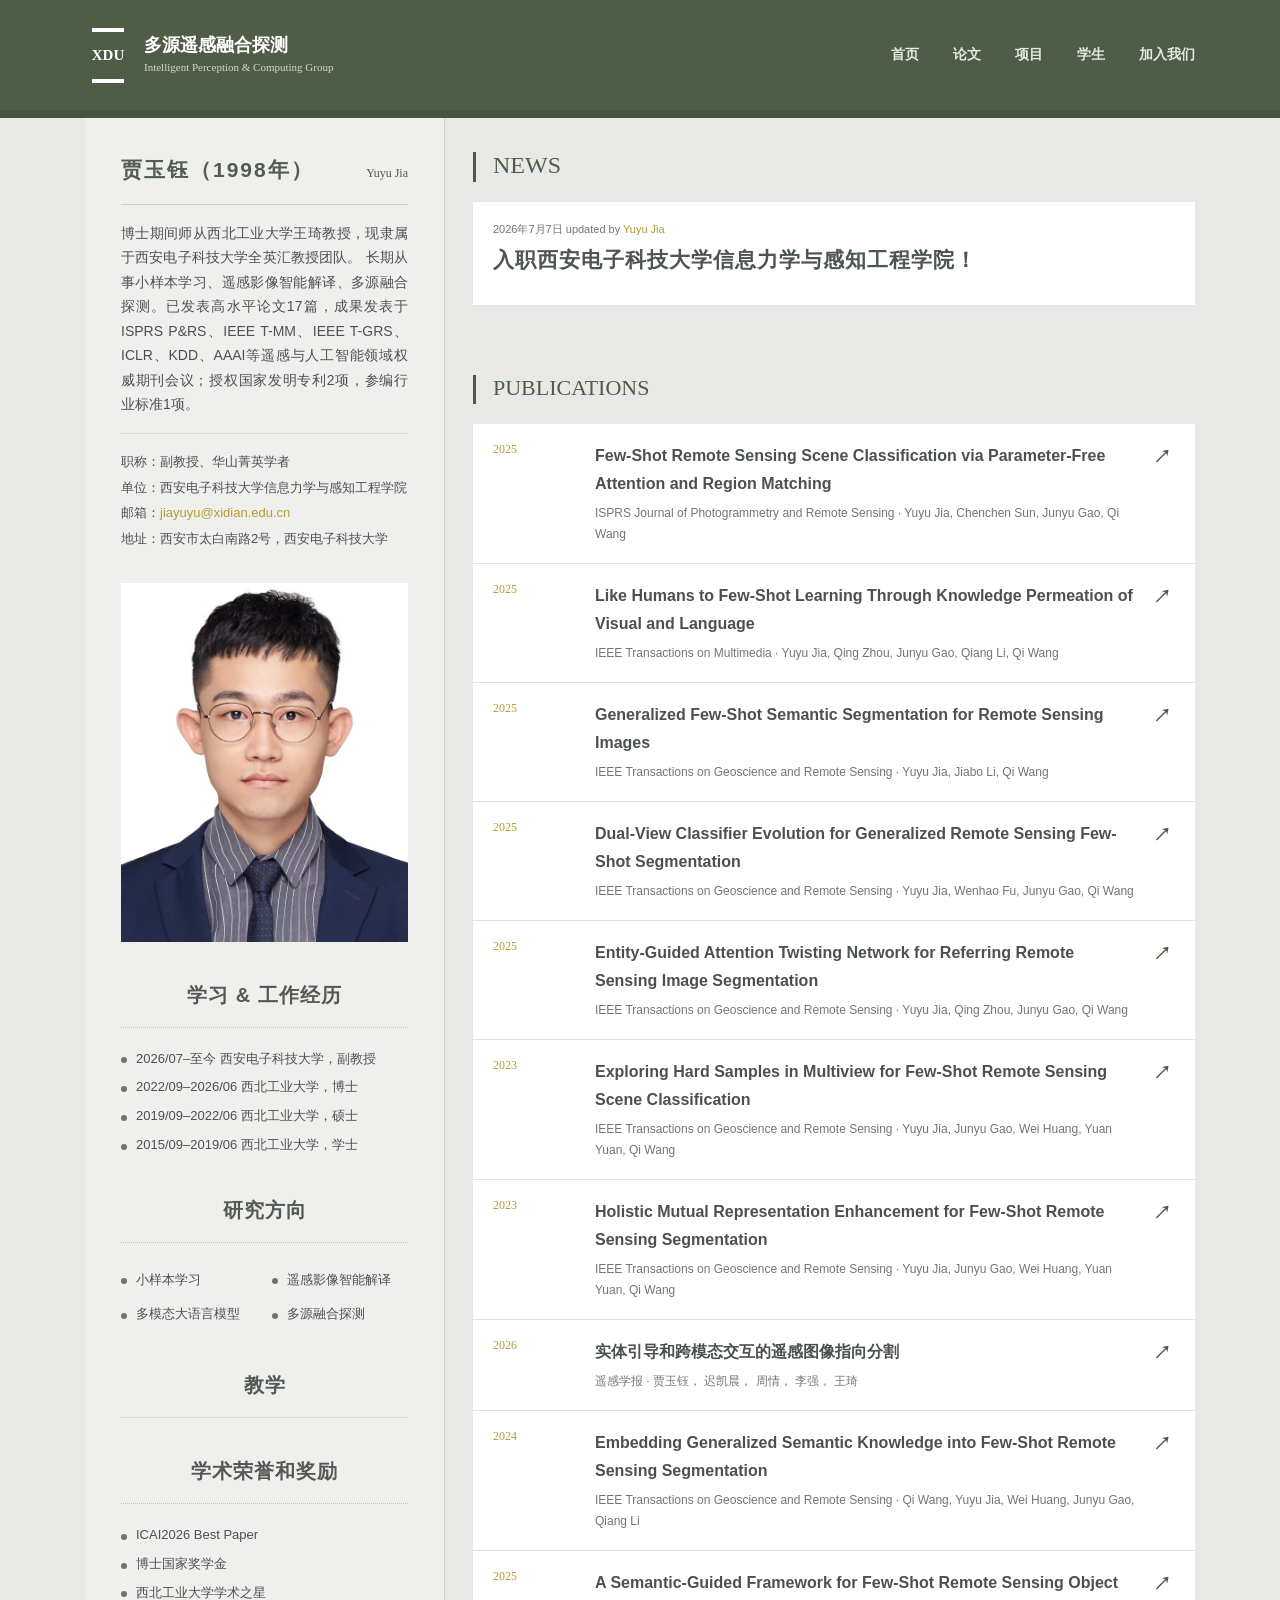
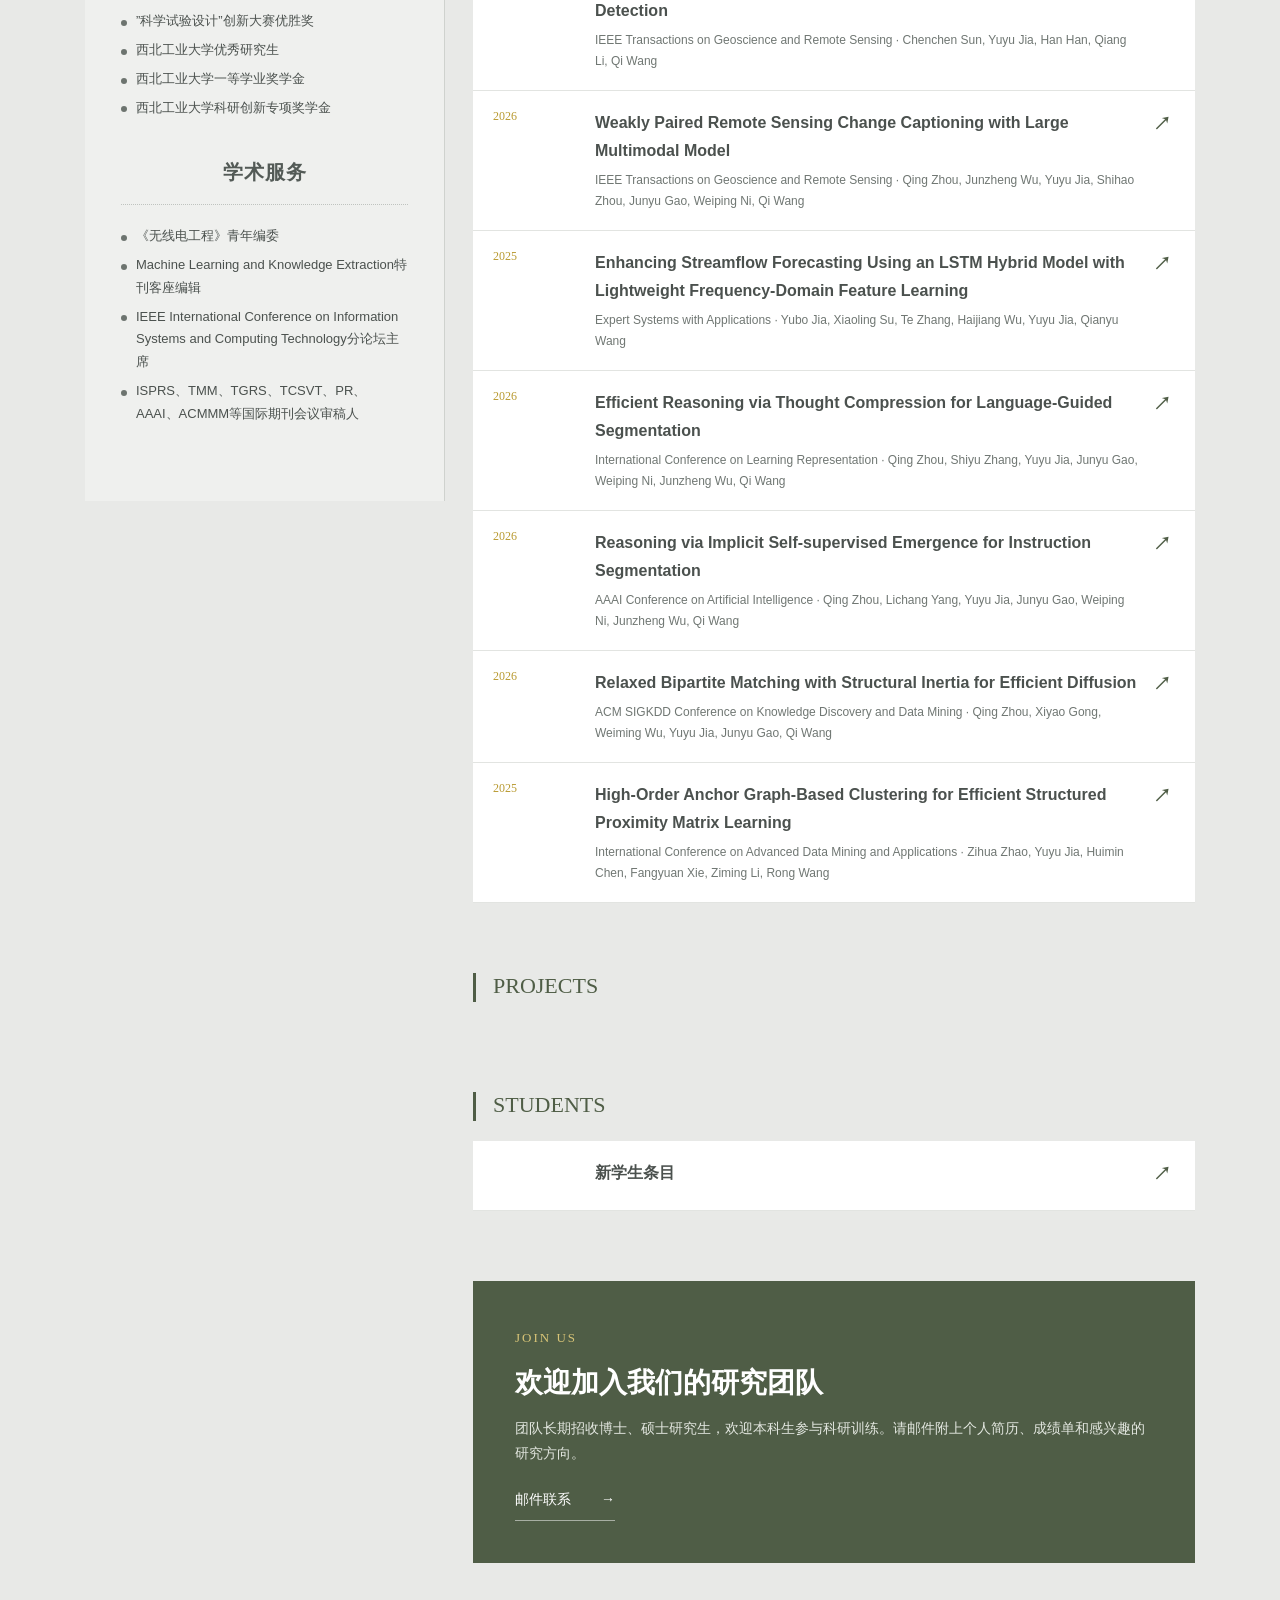
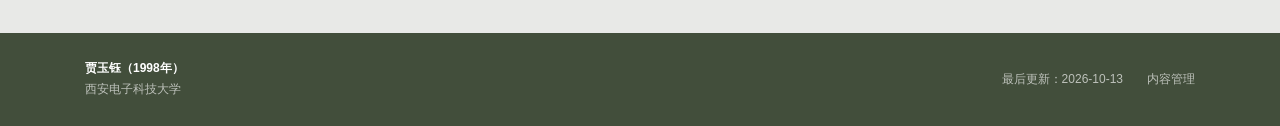
<file: index.html>
<!doctype html>
<html lang="zh-CN">
<head>
  <meta charset="UTF-8">
  <meta name="viewport" content="width=device-width, initial-scale=1.0">
  <meta name="description" content="西安电子科技大学教师个人学术主页">
  <title>教师姓名｜西安电子科技大学</title>
  <link rel="stylesheet" href="styles.css">
</head>
<body>
  <header class="topbar">
    <div class="nav-wrap">
      <a class="wordmark" href="#home"><span class="logo-lines"><i></i><b>XDU</b><i></i></span><span><strong id="siteTitle">智能感知与计算课题组</strong><small>Intelligent Perception & Computing Group</small></span></a>
      <button class="menu-toggle" id="menuToggle" type="button" aria-label="展开导航">☰</button>
      <nav id="nav"><a href="#home">首页</a><a href="#papers">论文</a><a href="#projects">项目</a><a href="#students">学生</a><a href="#join">加入我们</a></nav>
    </div>
  </header>

  <main class="page-shell" id="home">
    <aside class="profile-column">
      <section class="bio-block"><div class="section-title name-title"><h1 id="name">教师姓名</h1><span id="nameEn">YOUR NAME</span></div><p id="bio"></p><ul class="contact-list" id="contactList"></ul></section>
      <figure class="portrait"><img id="portrait" alt="教师照片"><div id="portraitFallback"><span>教师照片</span><small>请在管理后台上传</small></div></figure>
      <section class="side-section"><h2>学习 &amp; 工作经历</h2><ul class="dot-list" id="experienceList"></ul></section>
      <section class="side-section"><h2>研究方向</h2><ul class="topic-grid" id="researchList"></ul></section>
      <section class="side-section"><h2>教学</h2><ul class="dot-list" id="teachingList"></ul></section>
      <section class="side-section"><h2>学术荣誉和奖励</h2><ul class="dot-list" id="awardList"></ul></section>
      <section class="side-section"><h2>学术服务</h2><ul class="dot-list" id="serviceList"></ul></section>
    </aside>

    <section class="content-column">
      <div class="news-heading"><span>NEWS</span><h2>最新动态</h2></div>
      <div id="newsList" class="news-feed"></div>
      <section class="collection" id="papers"><div class="collection-title"><span>PUBLICATIONS</span><h2>代表论文</h2></div><div id="paperList"></div></section>
      <section class="collection" id="projects"><div class="collection-title"><span>PROJECTS</span><h2>科研项目</h2></div><div id="projectList"></div></section>
      <section class="collection" id="students"><div class="collection-title"><span>STUDENTS</span><h2>学生培养</h2></div><div id="studentList"></div></section>
      <section class="join-card" id="join"><span>JOIN US</span><h2 id="joinTitle"></h2><p id="joinText"></p><a id="joinEmail" href="#">邮件联系 <b>→</b></a></section>
    </section>
  </main>

  <footer><div><strong id="footerName">教师姓名</strong><span>西安电子科技大学</span></div><p>最后更新：<span id="updatedAt"></span></p><a href="admin.html" aria-label="内容管理">内容管理</a></footer>
  <dialog id="detailModal"><button class="modal-close" type="button" aria-label="关闭">×</button><p id="modalMeta"></p><h2 id="modalTitle"></h2><div id="modalContent"></div><a id="modalLink" target="_blank" rel="noopener">查看相关链接 →</a></dialog>
  <script src="app.js"></script>
</body>
</html>
</file>
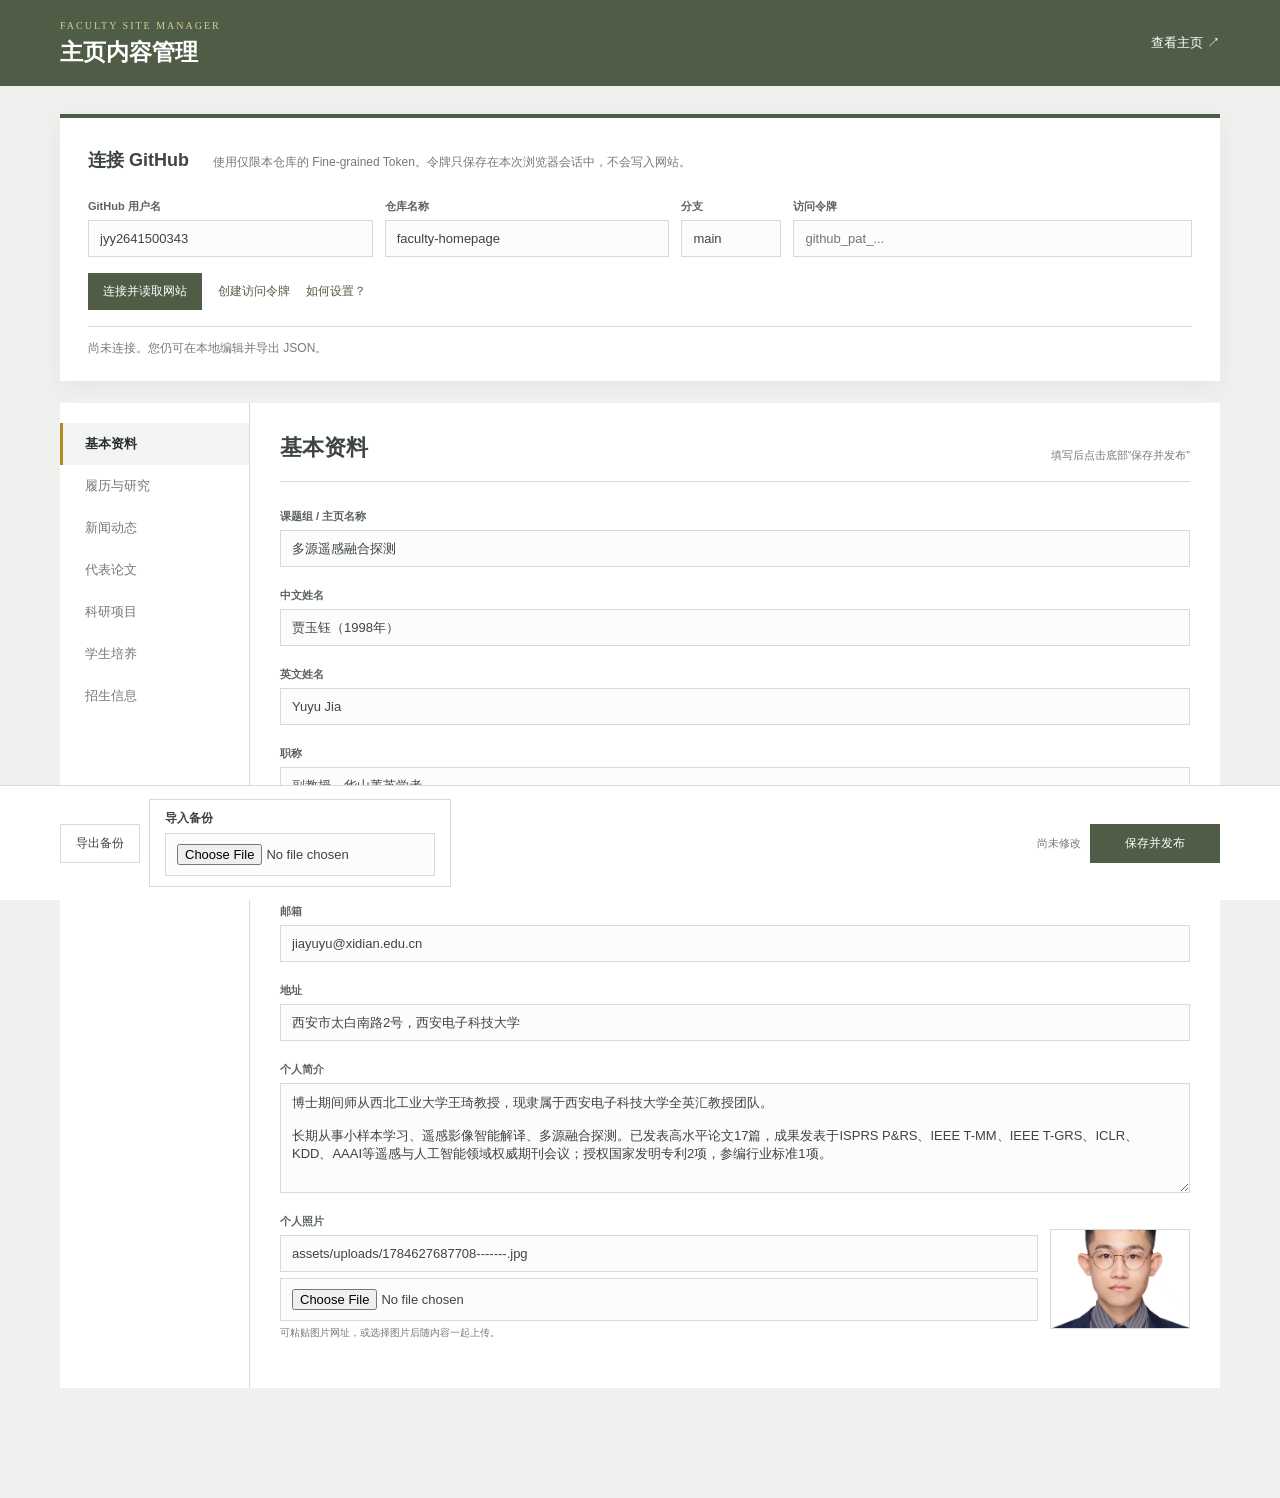
<file: admin.html>
<!doctype html>
<html lang="zh-CN">
<head><meta charset="UTF-8"><meta name="viewport" content="width=device-width,initial-scale=1"><title>主页内容管理</title><link rel="stylesheet" href="admin.css"></head>
<body>
  <header class="admin-head"><div><span>FACULTY SITE MANAGER</span><h1>主页内容管理</h1></div><a href="index.html">查看主页 ↗</a></header>
  <main>
    <section class="connect-card">
      <div class="connect-copy"><h2>连接 GitHub</h2><p>使用仅限本仓库的 Fine-grained Token。令牌只保存在本次浏览器会话中，不会写入网站。</p></div>
      <div class="connect-grid"><label>GitHub 用户名<input id="owner" value="jyy2641500343"></label><label>仓库名称<input id="repo" value="faculty-homepage"></label><label>分支<input id="branch" value="main"></label><label>访问令牌<input id="token" type="password" placeholder="github_pat_..."></label></div>
      <div class="connect-actions"><button id="connect" type="button">连接并读取网站</button><a href="https://github.com/settings/personal-access-tokens/new" target="_blank" rel="noopener">创建访问令牌</a><button class="link-btn" id="toggleHelp" type="button">如何设置？</button></div>
      <ol id="help" hidden><li>创建 Fine-grained personal access token，并将仓库访问范围限定为 <b>faculty-homepage</b>。</li><li>在 Repository permissions 中，将 <b>Contents</b> 设为 Read and write。</li><li>令牌建议设置较短有效期；编辑结束后可在 GitHub 中撤销。</li></ol>
      <div id="connectionStatus" class="status">尚未连接。您仍可在本地编辑并导出 JSON。</div>
    </section>

    <section class="studio">
      <nav id="tabs"></nav>
      <form id="editor"><div id="fields"></div></form>
    </section>
  </main>
  <footer class="actionbar"><button id="exportJson" type="button">导出备份</button><label class="button-label">导入备份<input id="importJson" type="file" accept="application/json" hidden></label><span id="dirtyState">尚未修改</span><button class="save" id="saveGithub" type="button">保存并发布</button></footer>
  <div class="toast" id="toast"></div>
  <script src="admin.js"></script>
</body></html>
</file>
<file: styles.css>
:root{--olive:#4f5d46;--olive-dark:#424e3b;--gold:#b99a32;--ink:#4b514e;--muted:#707773;--paper:#e8e9e7;--card:#fff;--line:#cfd2ce;--side:#eff0ee}*{box-sizing:border-box}html{scroll-behavior:smooth;scroll-padding-top:100px}body{margin:0;color:var(--ink);background:var(--paper);font-family:Arial,"Microsoft YaHei",sans-serif;line-height:1.75;letter-spacing:0}.topbar{height:118px;background:var(--olive);color:#fff;border-bottom:8px solid rgba(38,48,34,.24);position:sticky;top:0;z-index:20}.nav-wrap{width:min(1110px,calc(100% - 36px));height:100%;margin:auto;display:flex;align-items:center;gap:50px}.wordmark{display:flex;align-items:center;gap:13px;color:#fff;text-decoration:none;min-width:410px}.wordmark strong,.wordmark small{display:block}.wordmark strong{font:700 18px/1.2 Georgia,"Times New Roman",serif}.wordmark small{font:11px/1.4 Georgia,"Times New Roman",serif;opacity:.75;margin-top:4px}.logo-lines{width:46px;height:55px;display:grid;grid-template-rows:4px 1fr 4px;place-items:center}.logo-lines i{width:32px;height:4px;background:white}.logo-lines b{font:700 15px Georgia,serif}.topbar nav{margin-left:auto;display:flex;gap:34px}.topbar nav a{color:#e6e8e2;text-decoration:none;font:700 14px Georgia,"Times New Roman",serif;text-transform:uppercase}.topbar nav a:hover{color:#fff}.menu-toggle{display:none;margin-left:auto;border:1px solid rgba(255,255,255,.45);background:none;color:white;width:40px;height:40px;font-size:20px}.page-shell{width:min(1110px,100%);margin:auto;display:grid;grid-template-columns:360px minmax(0,750px);align-items:start}.profile-column{padding:34px 36px 70px;background:var(--side);border-right:1px solid var(--line);min-height:100vh}.content-column{padding:34px 0 70px 28px}.section-title{border-bottom:1px solid var(--line);padding-bottom:15px;margin-bottom:16px}.name-title{display:flex;justify-content:space-between;align-items:baseline;gap:14px}.name-title h1{font-size:21px;margin:0;letter-spacing:2px;color:#525b55}.name-title span{font:12px Georgia,serif;color:var(--olive)}.bio-block>p{font-size:14px;text-align:justify;margin:0}.contact-list{list-style:none;padding:14px 0 0;margin:16px 0 0;border-top:1px dotted #c8cbc7}.contact-list li{font-size:13px;margin:3px 0;overflow-wrap:anywhere}.contact-list a{color:var(--gold);text-decoration:none}.portrait{margin:32px 0;background:#d9dcda;min-height:330px;position:relative;overflow:hidden}.portrait img{width:100%;display:none;aspect-ratio:4/5;object-fit:cover}.portrait div{position:absolute;inset:0;display:grid;place-content:center;text-align:center;color:#7b817d;background:linear-gradient(145deg,#dfe4df,#c9d0ca)}.portrait div span{font-size:18px}.portrait div small{font-size:11px;margin-top:5px}.side-section{margin-top:36px}.side-section h2{text-align:center;font-size:20px;letter-spacing:1px;margin:0 0 20px;padding-bottom:14px;border-bottom:1px dotted #bfc3bf;color:#535a56}.dot-list,.topic-grid{padding:0;margin:0;list-style:none}.dot-list li,.topic-grid li{font-size:13px;margin:6px 0;padding-left:15px;position:relative}.dot-list li:before,.topic-grid li:before{content:"";position:absolute;left:0;top:.75em;width:6px;height:6px;border-radius:50%;background:#6d746f}.topic-grid{display:grid;grid-template-columns:1fr 1fr;column-gap:14px}.news-heading,.collection-title{border-left:3px solid var(--olive);padding-left:17px;margin-bottom:20px}.news-heading span,.collection-title span{font:24px Georgia,"Times New Roman",serif;color:var(--olive)}.news-heading h2,.collection-title h2{display:none}.news-feed{display:grid;gap:18px}.news-card{background:var(--card);padding:18px 20px 24px;cursor:pointer;box-shadow:0 1px 0 rgba(0,0,0,.03)}.news-card:hover{box-shadow:0 7px 24px rgba(49,59,52,.1)}.news-meta{font-size:11px;color:#717873}.news-meta b{color:var(--gold);font-weight:400}.news-card h3{font-size:21px;margin:3px 0 2px;color:#4d5550;letter-spacing:1px}.news-card p{font-size:14px;margin:0;text-align:justify}.news-card img{width:100%;max-height:520px;object-fit:cover;margin-top:14px;border:1px solid #e4e6e3}.collection{padding-top:70px}.collection-title span{font-size:22px}.list-row{background:white;border-bottom:1px solid #e2e4e1;padding:18px 20px;display:grid;grid-template-columns:88px 1fr 22px;gap:14px;align-items:start;cursor:pointer}.list-row:hover{background:#fafbf9}.list-row>span{font:12px Georgia,serif;color:var(--gold)}.list-row h3{font-size:16px;margin:0 0 5px}.list-row p{font-size:12px;color:var(--muted);margin:0}.list-row b{font-size:18px;color:var(--olive)}.join-card{margin-top:70px;padding:42px;background:var(--olive);color:white}.join-card>span{font:13px Georgia,serif;letter-spacing:2px;color:#d8c477}.join-card h2{font-size:28px;line-height:1.4;margin:12px 0}.join-card p{font-size:14px;color:#e2e6df}.join-card a{display:inline-flex;gap:30px;color:white;text-decoration:none;border-bottom:1px solid rgba(255,255,255,.5);padding:8px 0;font-size:14px}body>footer{min-height:90px;background:var(--olive-dark);color:white;padding:24px max(calc((100vw - 1110px)/2),20px);display:flex;align-items:center;gap:24px;font-size:12px}body>footer div strong,body>footer div span{display:block}body>footer div span,body>footer p{opacity:.65}body>footer p{margin-left:auto}body>footer>a{color:#fff;text-decoration:none;opacity:.65}dialog{border:0;width:min(660px,calc(100% - 28px));padding:44px;box-shadow:0 24px 80px rgba(0,0,0,.28);color:var(--ink)}dialog::backdrop{background:rgba(31,38,29,.68)}.modal-close{position:absolute;right:14px;top:8px;background:none;border:0;font-size:28px;cursor:pointer}.modal-close+ p{font-size:12px;color:var(--gold)}dialog h2{font-size:25px;line-height:1.5}#modalContent{font-size:14px;line-height:1.9;white-space:pre-line}#modalLink{display:inline-block;margin-top:20px;color:var(--olive);font-weight:bold;text-decoration:none}.error-box{background:#fff4e4;border:1px solid #ead0a7;padding:18px;font-size:13px}@media(max-width:900px){.topbar{height:82px}.nav-wrap{width:calc(100% - 28px)}.wordmark{min-width:0}.wordmark small{display:none}.menu-toggle{display:block}.topbar nav{display:none;position:absolute;left:0;right:0;top:82px;background:var(--olive-dark);padding:18px 24px;gap:0;flex-direction:column}.topbar nav.open{display:flex}.topbar nav a{padding:10px}.page-shell{grid-template-columns:320px 1fr}.profile-column{padding:28px 24px}.content-column{padding-left:20px}}@media(max-width:700px){.wordmark strong{font-size:14px}.logo-lines{width:34px}.page-shell{display:block}.profile-column{min-height:auto;border-right:0;padding:30px 20px}.content-column{padding:34px 16px 60px}.bio-block{display:block}.portrait{max-width:320px;margin:28px auto}.side-section{margin-top:30px}.news-card{padding:16px}.news-card h3{font-size:19px}.list-row{grid-template-columns:68px 1fr 16px;padding:16px 14px}.join-card{padding:28px 22px}body>footer{align-items:flex-start;flex-wrap:wrap}body>footer p{margin-left:0}dialog{padding:36px 22px}}
</file>
<file: admin.css>
:root{--olive:#4f5d46;--dark:#26302a;--gold:#ad8b21;--ink:#3d4540;--muted:#737b76;--paper:#f0f1ef;--line:#d7dbd7;--white:#fff;--red:#a54b42}*{box-sizing:border-box}body{margin:0;background:var(--paper);color:var(--ink);font-family:Arial,"Microsoft YaHei",sans-serif;letter-spacing:0}.admin-head{height:86px;padding:0 max(calc((100vw - 1160px)/2),22px);display:flex;align-items:center;background:var(--olive);color:white}.admin-head span{font:10px Georgia,serif;letter-spacing:2px;color:#d9ca95}.admin-head h1{font-size:23px;margin:4px 0}.admin-head a{margin-left:auto;color:#fff;text-decoration:none;font-size:13px}main{width:min(1160px,calc(100% - 32px));margin:28px auto 110px}.connect-card{background:white;border-top:4px solid var(--olive);padding:24px 28px;box-shadow:0 5px 22px rgba(37,48,41,.06)}.connect-copy{display:flex;gap:24px;align-items:baseline}.connect-copy h2{font-size:18px;margin:0}.connect-copy p{font-size:12px;color:var(--muted)}.connect-grid{display:grid;grid-template-columns:1fr 1fr 100px 1.4fr;gap:12px;margin-top:16px}label{font-size:11px;font-weight:bold;color:#5b645e}input,textarea{display:block;width:100%;border:1px solid var(--line);background:#fbfcfb;padding:10px 11px;margin-top:6px;color:var(--ink);font:13px Arial,"Microsoft YaHei",sans-serif;outline:none}textarea{min-height:110px;resize:vertical}input:focus,textarea:focus{border-color:var(--olive)}.connect-actions{display:flex;align-items:center;gap:16px;margin-top:16px}.connect-actions button,.connect-actions a,.actionbar button,.button-label{border:0;background:var(--olive);color:#fff;padding:10px 15px;text-decoration:none;font-size:12px;cursor:pointer}.connect-actions a,.connect-actions .link-btn{background:transparent;color:var(--olive);padding:0}.connect-card ol{background:#f6f7f5;padding:16px 20px 16px 42px;font-size:12px;line-height:1.8}.status{font-size:12px;color:var(--muted);border-top:1px solid var(--line);padding-top:13px;margin-top:16px}.status.ok{color:#397058}.status.error{color:var(--red)}.studio{display:grid;grid-template-columns:190px 1fr;background:white;margin-top:22px;min-height:650px}#tabs{border-right:1px solid var(--line);padding:20px 0}#tabs button{width:100%;border:0;border-left:3px solid transparent;background:none;text-align:left;padding:12px 22px;color:var(--muted);cursor:pointer}#tabs button.active{border-left-color:var(--gold);color:var(--dark);background:#f4f5f3;font-weight:bold}#editor{padding:30px;overflow:hidden}.form-title{display:flex;justify-content:space-between;align-items:end;border-bottom:1px solid var(--line);padding-bottom:18px;margin-bottom:24px}.form-title h2{font-size:22px;margin:0}.form-title p{font-size:11px;color:var(--muted);margin:0}.field{margin-bottom:18px}.field small{display:block;color:var(--muted);font-size:10px;margin-top:5px}.repeater{position:relative;border:1px solid var(--line);padding:20px;margin-bottom:15px;background:#fcfdfc}.repeater h3{font-size:13px;margin:0 0 16px;color:var(--olive)}.repeater .remove{position:absolute;right:12px;top:10px;border:0;background:none;color:var(--red);cursor:pointer}.add{width:100%;border:1px dashed #aeb6b0;background:#f8f9f7;padding:12px;color:var(--olive);cursor:pointer}.image-row{display:grid;grid-template-columns:1fr 140px;gap:12px;align-items:start}.image-preview{width:140px;height:100px;object-fit:cover;background:#e5e8e5;border:1px solid var(--line)}.actionbar{position:fixed;bottom:0;left:0;right:0;z-index:10;background:white;border-top:1px solid var(--line);padding:13px max(calc((100vw - 1160px)/2),22px);display:flex;gap:9px;align-items:center}.actionbar button,.button-label{background:white;color:var(--ink);border:1px solid var(--line)}.actionbar span{font-size:11px;color:var(--muted);margin-left:auto}.actionbar .save{background:var(--olive);color:white;border-color:var(--olive);min-width:130px}.toast{position:fixed;right:24px;bottom:82px;background:var(--dark);color:white;padding:12px 18px;font-size:12px;opacity:0;transform:translateY(10px);transition:.2s;pointer-events:none}.toast.show{opacity:1;transform:none}@media(max-width:800px){.connect-copy{display:block}.connect-grid{grid-template-columns:1fr 1fr}.studio{grid-template-columns:1fr}#tabs{display:flex;overflow:auto;border-right:0;border-bottom:1px solid var(--line);padding:0}#tabs button{width:auto;white-space:nowrap;border-left:0;border-bottom:3px solid transparent}#tabs button.active{border-bottom-color:var(--gold)}#editor{padding:22px 16px}.image-row{grid-template-columns:1fr}.actionbar span{display:none}}@media(max-width:520px){.connect-grid{grid-template-columns:1fr}.connect-actions{align-items:flex-start;flex-wrap:wrap}.connect-card{padding:20px 16px}.admin-head{height:74px}.admin-head h1{font-size:19px}.actionbar{padding:10px;flex-wrap:wrap}.actionbar .save{flex:1}}
</file>
